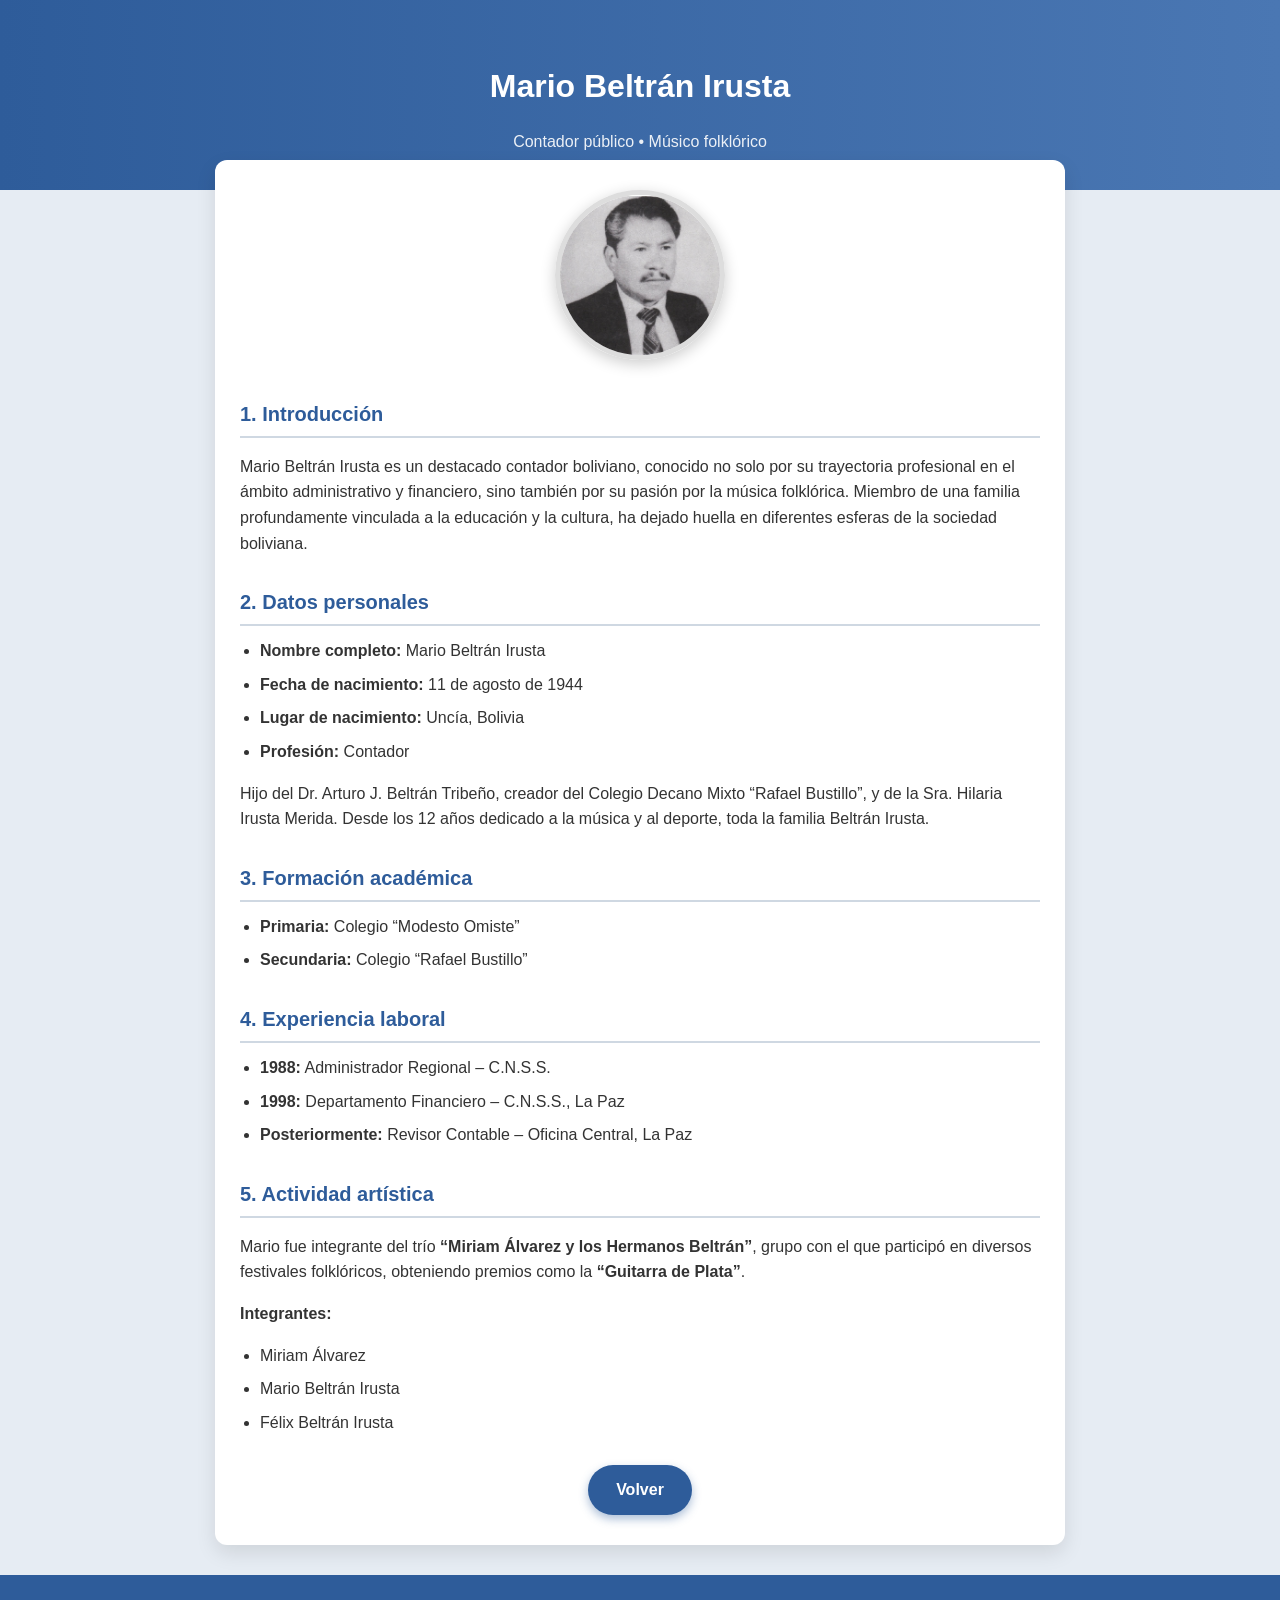
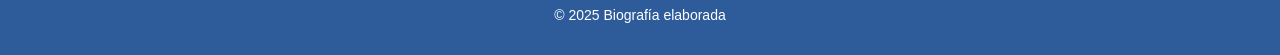
<file: biografia1.html>
<!DOCTYPE html>
<html lang="es">
<head>
  <meta charset="UTF-8" />
  <meta name="viewport" content="width=device-width, initial-scale=1.0"/>
  <title>Biografía de Mario Beltrán Irusta</title>
  <link rel="stylesheet" href="styles.css" />
</head>
<body>

  <header class="encabezado">
    <h1>Mario Beltrán Irusta</h1>
    <p class="subtitulo">Contador público • Músico folklórico </p>
  </header>

  <main class="contenedor-biografia">

    <div class="foto-container">
      <img src="imagenes/Three.jpeg" alt="Foto de Mario Beltrán Irusta" class="foto-perfil" />
    </div>

    <section>
      <h2>1. Introducción</h2>
      <p>
        Mario Beltrán Irusta es un destacado contador boliviano, conocido no solo por su trayectoria profesional en el ámbito administrativo y financiero, sino también por su pasión por la música folklórica. Miembro de una familia profundamente vinculada a la educación y la cultura, ha dejado huella en diferentes esferas de la sociedad boliviana.
      </p>
    </section>

    <section>
      <h2>2. Datos personales</h2>
      <ul>
        <li><strong>Nombre completo:</strong> Mario Beltrán Irusta</li>
        <li><strong>Fecha de nacimiento:</strong> 11 de agosto de 1944</li>
        <li><strong>Lugar de nacimiento:</strong> Uncía, Bolivia</li>
        <li><strong>Profesión:</strong> Contador</li>
 
      </ul>
      <p>
        Hijo del Dr. Arturo J. Beltrán Tribeño, creador del Colegio Decano Mixto “Rafael Bustillo”, y de la Sra. Hilaria Irusta Merida. Desde los 12 años dedicado a la música y al deporte, toda la familia Beltrán Irusta.
      </p>
    </section>

    <section>
      <h2>3. Formación académica</h2>
      <ul>
        <li><strong>Primaria:</strong> Colegio “Modesto Omiste”</li>
        <li><strong>Secundaria:</strong> Colegio “Rafael Bustillo”</li>
      </ul>
    </section>

    <section>
      <h2>4. Experiencia laboral</h2>
      <ul>
        <li><strong>1988:</strong> Administrador Regional – C.N.S.S.</li>
        <li><strong>1998:</strong> Departamento Financiero – C.N.S.S., La Paz</li>
        <li><strong>Posteriormente:</strong> Revisor Contable – Oficina Central, La Paz</li>
      </ul>
    </section>

    <section>
      <h2>5. Actividad artística</h2>
      <p>
        Mario fue integrante del trío <strong>“Miriam Álvarez y los Hermanos Beltrán”</strong>, grupo con el que participó en diversos festivales folklóricos, obteniendo premios como la <strong>“Guitarra de Plata”</strong>.
      </p>
      <p><strong>Integrantes:</strong></p>
      <ul>
        <li>Miriam Álvarez</li>
        <li>Mario Beltrán Irusta</li>
        <li>Félix Beltrán Irusta</li>
      </ul>
    </section>

    <div class="boton-container">
      <a href="index.html" class="btn">Volver</a>
    </div>

  </main>

  <footer class="pie">
    <p>© 2025 Biografía elaborada </p>
  </footer>

</body>
</html>
</file>
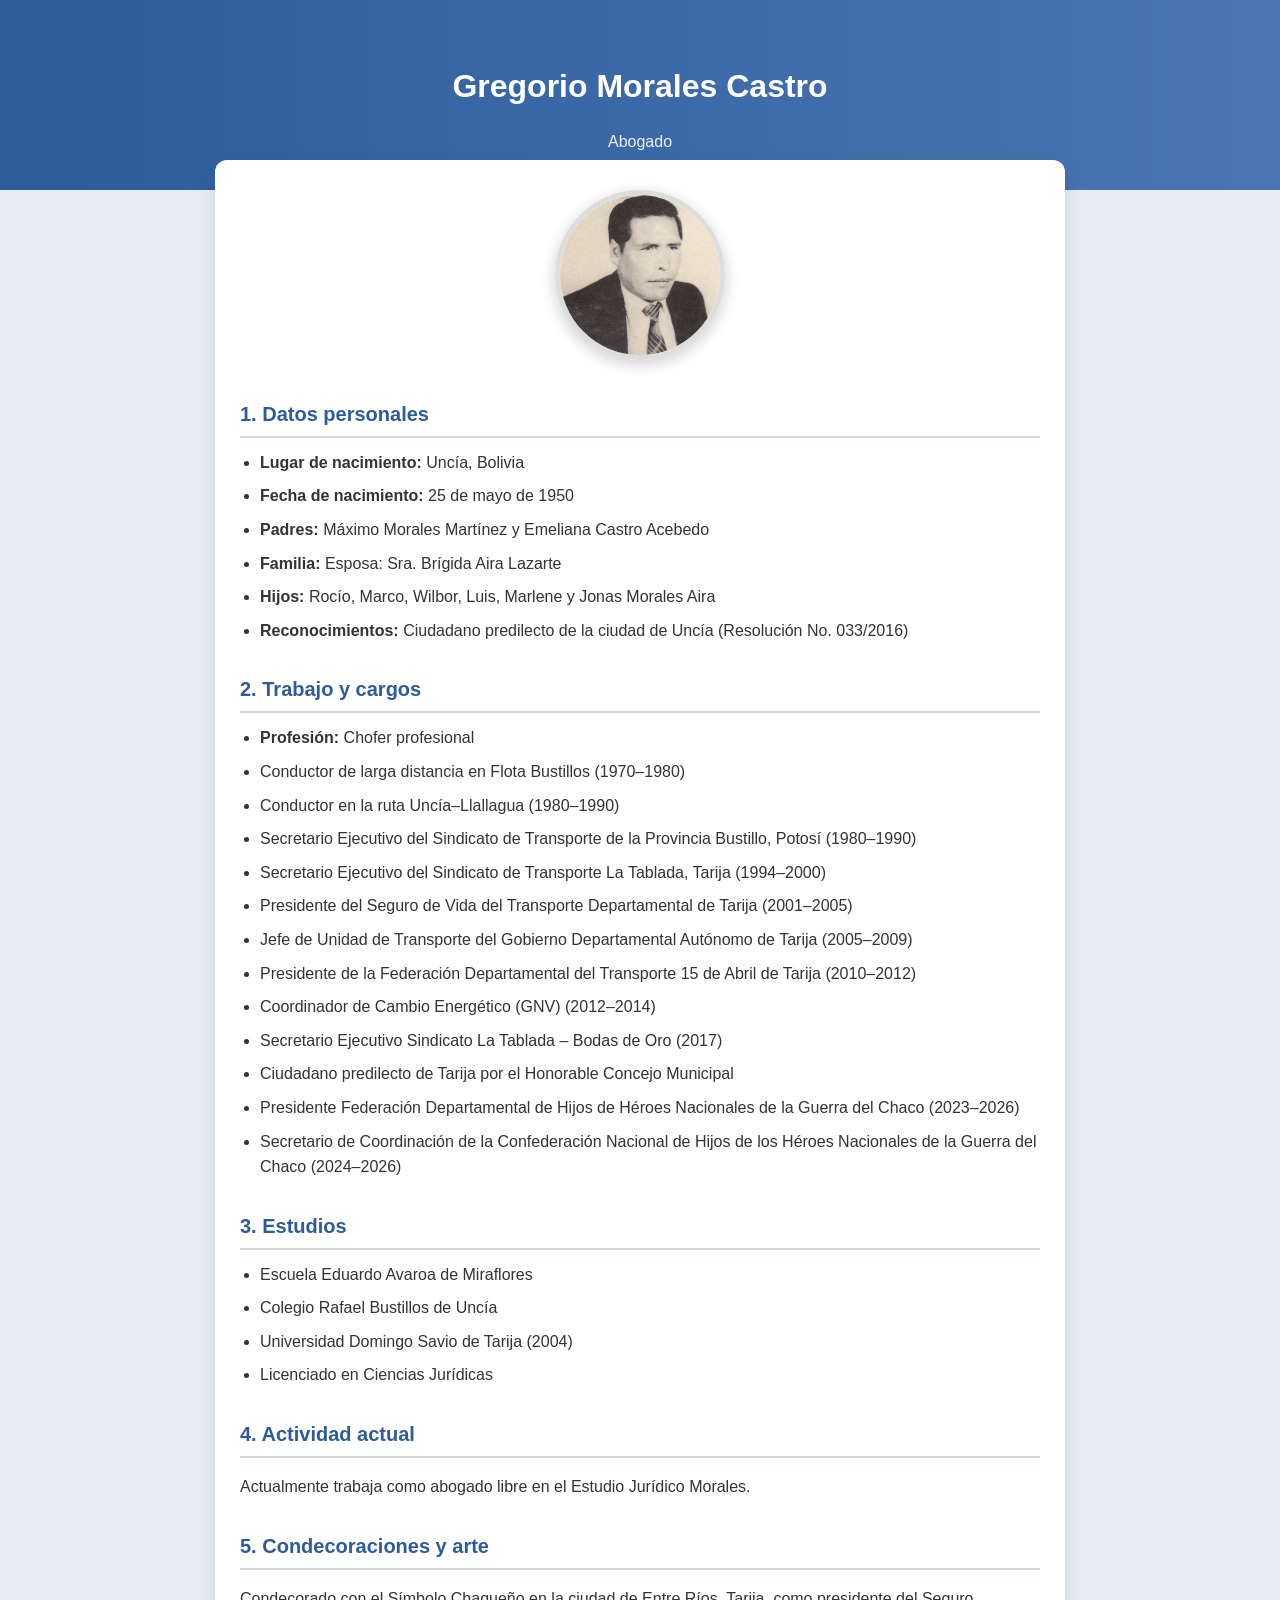
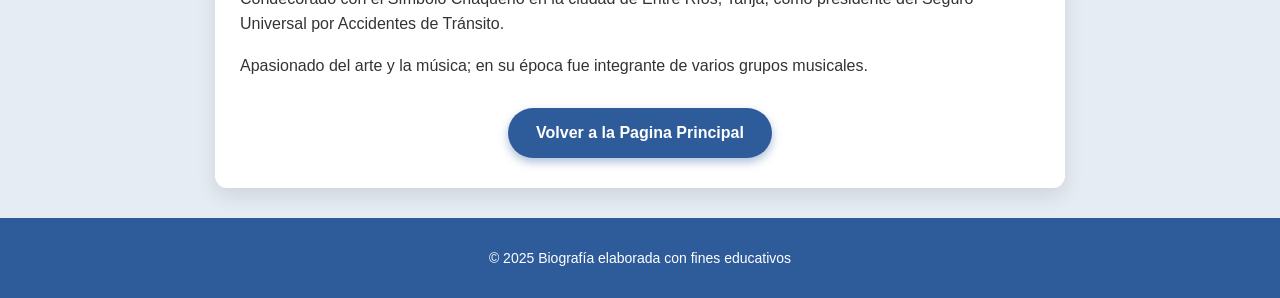
<file: GregorioMorales.html>
<!DOCTYPE html>
<html lang="es">
<head>
  <meta charset="UTF-8" />
  <meta name="viewport" content="width=device-width, initial-scale=1" />
  <title>Biografía de Gregorio Morales Castro</title>
  <link rel="stylesheet" href="styles.css" />
</head>
<body>

  <header class="encabezado">
    <h1>Gregorio Morales Castro</h1>
    <p class="subtitulo">Abogado </p>
  </header>

  <main class="contenedor-biografia">

    <div class="foto-container">
      <img src="imagenes/Two.jpeg" alt="Foto de Gregorio Morales Castro" class="foto-perfil" />
    </div>

    <section>
      <h2>1. Datos personales</h2>
      <ul>
        <li><strong>Lugar de nacimiento:</strong> Uncía, Bolivia</li>
        <li><strong>Fecha de nacimiento:</strong> 25 de mayo de 1950</li>
        <li><strong>Padres:</strong> Máximo Morales Martínez y Emeliana Castro Acebedo</li>
        <li><strong>Familia:</strong> Esposa: Sra. Brígida Aira Lazarte</li>
        <li><strong>Hijos:</strong> Rocío, Marco, Wilbor, Luis, Marlene y Jonas Morales Aira</li>
        <li><strong>Reconocimientos:</strong> Ciudadano predilecto de la ciudad de Uncía (Resolución No. 033/2016)</li>
      </ul>
    </section>

    <section>
      <h2>2. Trabajo y cargos</h2>
      <ul>
        <li><strong>Profesión:</strong> Chofer profesional</li>
        <li>Conductor de larga distancia en Flota Bustillos (1970–1980)</li>
        <li>Conductor en la ruta Uncía–Llallagua (1980–1990)</li>
        <li>Secretario Ejecutivo del Sindicato de Transporte de la Provincia Bustillo, Potosí (1980–1990)</li>
        <li>Secretario Ejecutivo del Sindicato de Transporte La Tablada, Tarija (1994–2000)</li>
        <li>Presidente del Seguro de Vida del Transporte Departamental de Tarija (2001–2005)</li>
        <li>Jefe de Unidad de Transporte del Gobierno Departamental Autónomo de Tarija (2005–2009)</li>
        <li>Presidente de la Federación Departamental del Transporte 15 de Abril de Tarija (2010–2012)</li>
        <li>Coordinador de Cambio Energético (GNV) (2012–2014)</li>
        <li>Secretario Ejecutivo Sindicato La Tablada – Bodas de Oro (2017)</li>
        <li>Ciudadano predilecto de Tarija por el Honorable Concejo Municipal</li>
        <li>Presidente Federación Departamental de Hijos de Héroes Nacionales de la Guerra del Chaco (2023–2026)</li>
        <li>Secretario de Coordinación de la Confederación Nacional de Hijos de los Héroes Nacionales de la Guerra del Chaco (2024–2026)</li>
      </ul>
    </section>

    <section>
      <h2>3. Estudios</h2>
      <ul>
        <li>Escuela Eduardo Avaroa de Miraflores</li>
        <li>Colegio Rafael Bustillos de Uncía</li>
        <li>Universidad Domingo Savio de Tarija (2004)</li>
        <li>Licenciado en Ciencias Jurídicas</li>
      </ul>
    </section>

    <section>
      <h2>4. Actividad actual</h2>
      <p>
        Actualmente trabaja como abogado libre en el Estudio Jurídico Morales.
      </p>
    </section>

    <section>
      <h2>5. Condecoraciones y arte</h2>
      <p>
        Condecorado con el Símbolo Chaqueño en la ciudad de Entre Ríos, Tarija, como presidente del Seguro Universal por Accidentes de Tránsito.
      </p>
      <p>
        Apasionado del arte y la música; en su época fue integrante de varios grupos musicales.
      </p>
    </section>

    <div class="boton-container">
      <a href="index.html" class="btn">Volver a la Pagina Principal</a>
    </div>

  </main>

  <footer class="pie">
    <p>© 2025 Biografía elaborada con fines educativos</p>
  </footer>

</body>
</html>
</file>
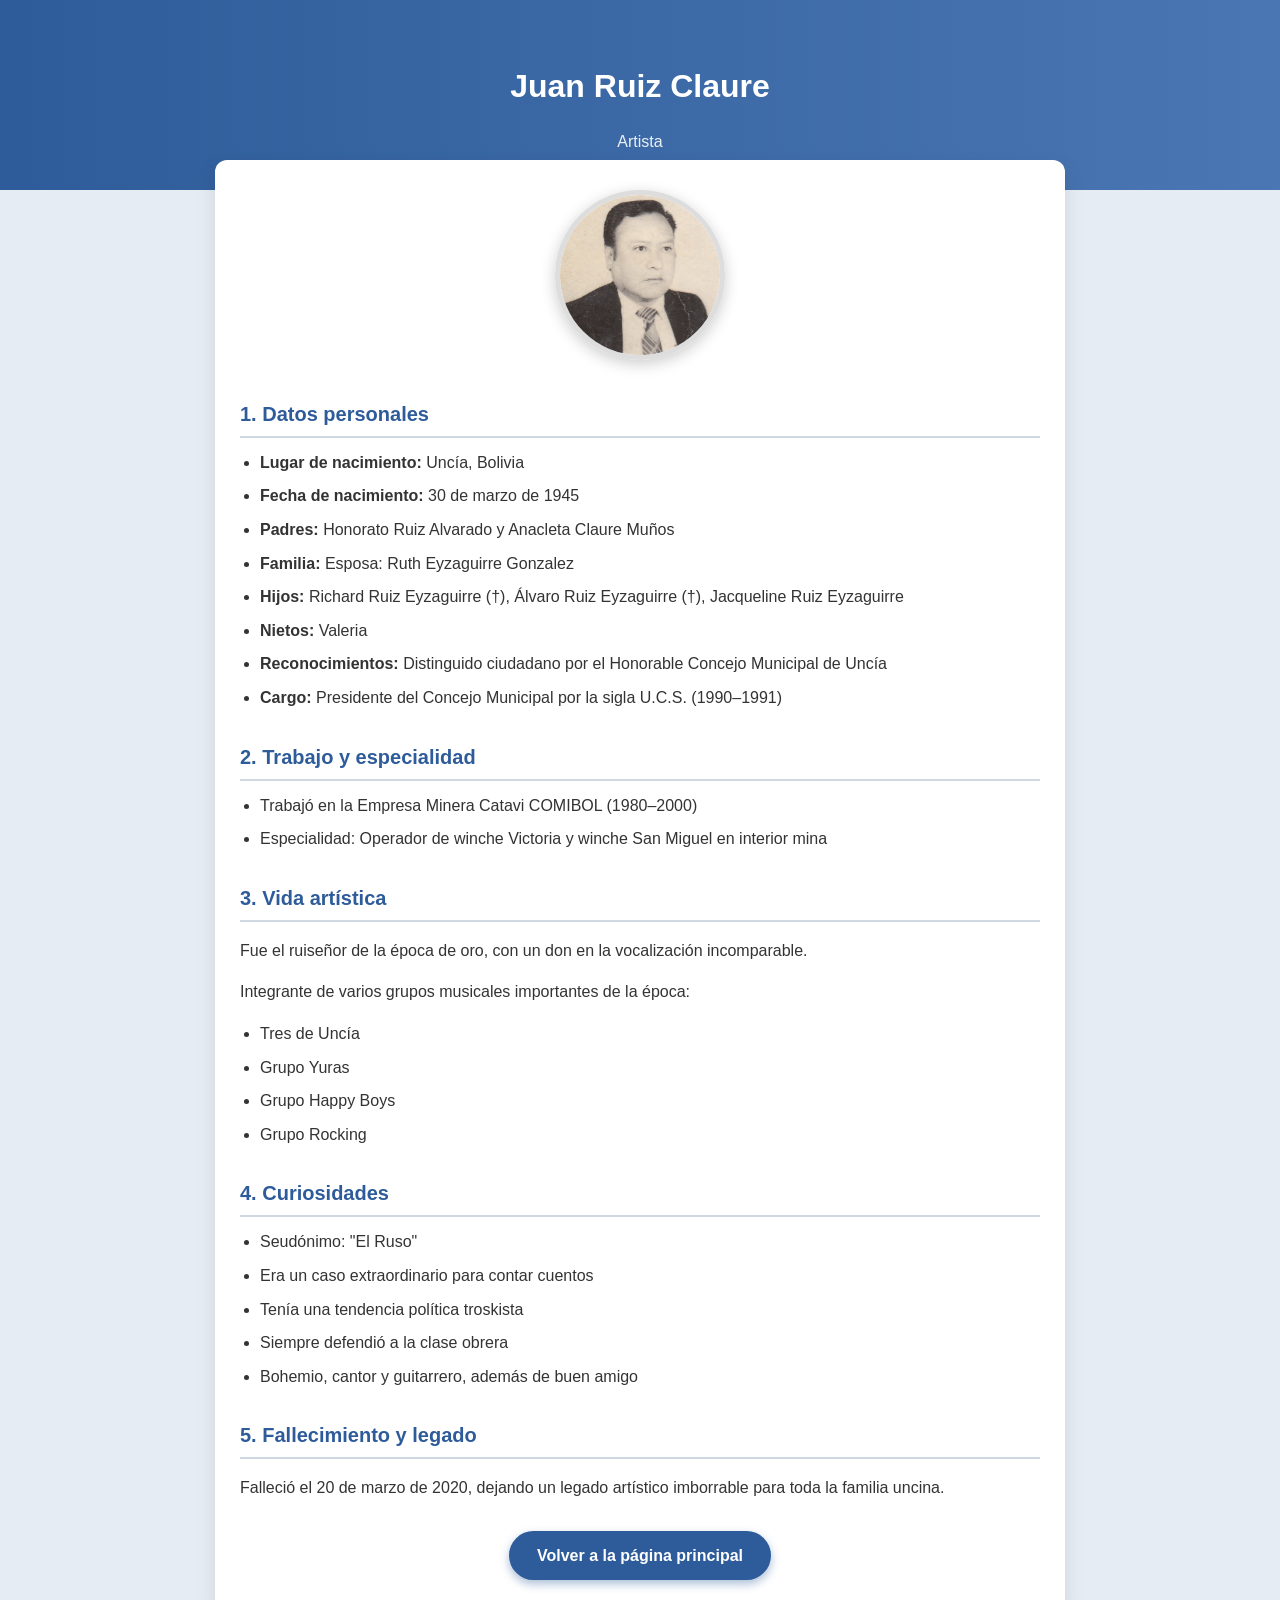
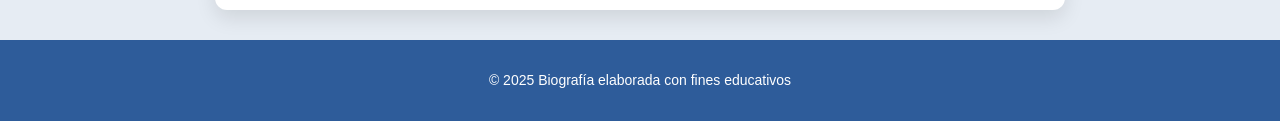
<file: JuanRuiz.html>
<!DOCTYPE html>
<html lang="es">
<head>
  <meta charset="UTF-8" />
  <meta name="viewport" content="width=device-width, initial-scale=1" />
  <title>Biografía de Juan Ruiz Claure</title>
  <link rel="stylesheet" href="styles.css" />
</head>
<body>

  <header class="encabezado">
    <h1>Juan Ruiz Claure</h1>
    <p class="subtitulo">Artista</p>
  </header>

  <main class="contenedor-biografia">

    <div class="foto-container">
      <img src="imagenes/One.jpeg" alt="Foto de Juan Ruiz Claure" class="foto-perfil" />
    </div>

    <section>
      <h2>1. Datos personales</h2>
      <ul>
        <li><strong>Lugar de nacimiento:</strong> Uncía, Bolivia</li>
        <li><strong>Fecha de nacimiento:</strong> 30 de marzo de 1945</li>
        <li><strong>Padres:</strong> Honorato Ruiz Alvarado y Anacleta Claure Muños</li>
        <li><strong>Familia:</strong> Esposa: Ruth Eyzaguirre Gonzalez</li>
        <li><strong>Hijos:</strong> Richard Ruiz Eyzaguirre (†), Álvaro Ruiz Eyzaguirre (†), Jacqueline Ruiz Eyzaguirre</li>
        <li><strong>Nietos:</strong> Valeria</li>
        <li><strong>Reconocimientos:</strong> Distinguido ciudadano por el Honorable Concejo Municipal de Uncía</li>
        <li><strong>Cargo:</strong> Presidente del Concejo Municipal por la sigla U.C.S. (1990–1991)</li>
      </ul>
    </section>

    <section>
      <h2>2. Trabajo y especialidad</h2>
      <ul>
        <li>Trabajó en la Empresa Minera Catavi COMIBOL (1980–2000)</li>
        <li>Especialidad: Operador de winche Victoria y winche San Miguel en interior mina</li>
      </ul>
    </section>

    <section>
      <h2>3. Vida artística</h2>
      <p>
        Fue el ruiseñor de la época de oro, con un don en la vocalización incomparable.
      </p>
      <p>Integrante de varios grupos musicales importantes de la época:</p>
      <ul>
        <li>Tres de Uncía</li>
        <li>Grupo Yuras</li>
        <li>Grupo Happy Boys</li>
        <li>Grupo Rocking</li>
      </ul>
    </section>

    <section>
      <h2>4. Curiosidades</h2>
      <ul>
        <li>Seudónimo: "El Ruso"</li>
        <li>Era un caso extraordinario para contar cuentos</li>
        <li>Tenía una tendencia política troskista</li>
        <li>Siempre defendió a la clase obrera</li>
        <li>Bohemio, cantor y guitarrero, además de buen amigo</li>
      </ul>
    </section>

    <section>
      <h2>5. Fallecimiento y legado</h2>
      <p>Falleció el 20 de marzo de 2020, dejando un legado artístico imborrable para toda la familia uncina.</p>
    </section>

    <div class="boton-container">
      <a href="index.html" class="btn">Volver a la página principal</a>
    </div>

  </main>

  <footer class="pie">
    <p>© 2025 Biografía elaborada con fines educativos</p>
  </footer>

</body>
</html>
</file>
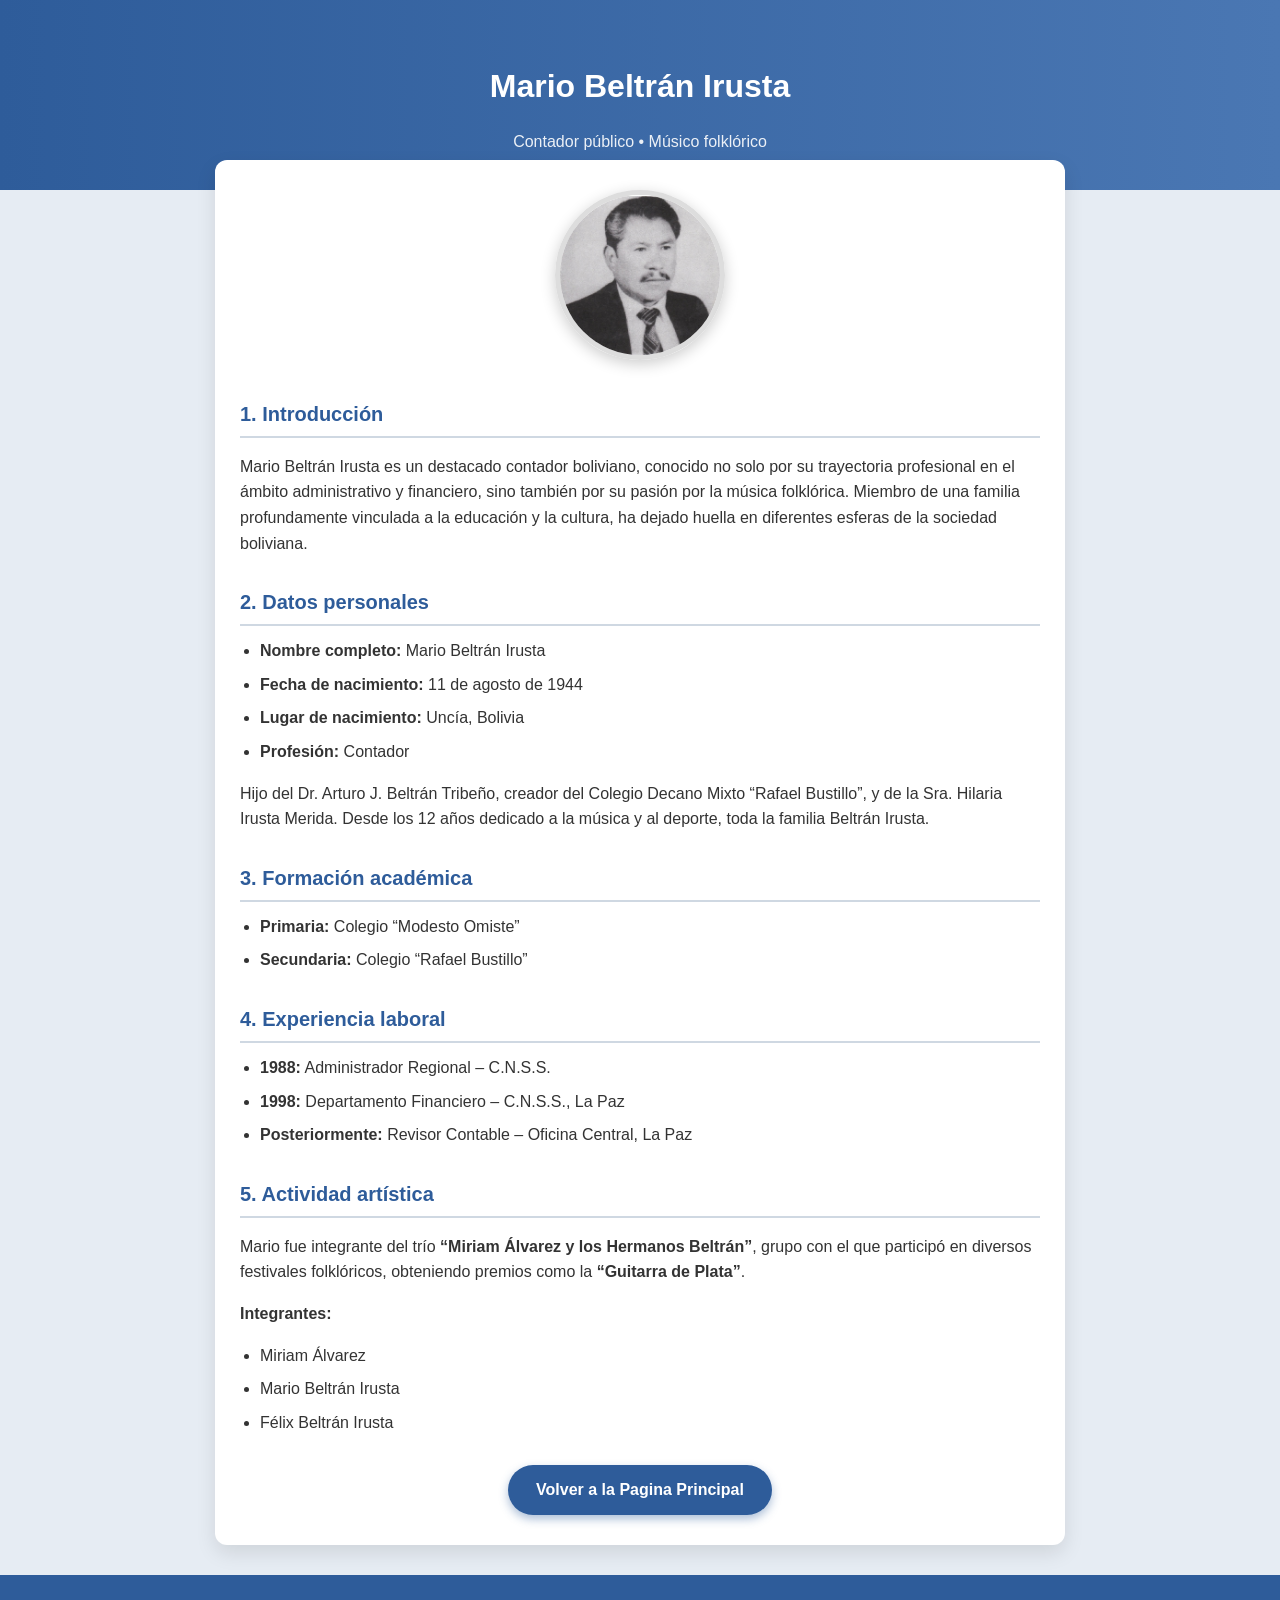
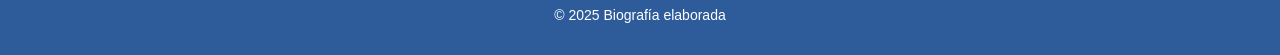
<file: MarioBeltran.html>
<!DOCTYPE html>
<html lang="es">
<head>
  <meta charset="UTF-8" />
  <meta name="viewport" content="width=device-width, initial-scale=1.0"/>
  <title>Biografía de Mario Beltrán Irusta</title>
  <link rel="stylesheet" href="styles.css" />
</head>
<body>

  <header class="encabezado">
    <h1>Mario Beltrán Irusta</h1>
    <p class="subtitulo">Contador público • Músico folklórico </p>
  </header>

  <main class="contenedor-biografia">

    <div class="foto-container">
      <img src="imagenes/Three.jpeg" alt="Foto de Mario Beltrán Irusta" class="foto-perfil" />
    </div>

    <section>
      <h2>1. Introducción</h2>
      <p>
        Mario Beltrán Irusta es un destacado contador boliviano, conocido no solo por su trayectoria profesional en el ámbito administrativo y financiero, sino también por su pasión por la música folklórica. Miembro de una familia profundamente vinculada a la educación y la cultura, ha dejado huella en diferentes esferas de la sociedad boliviana.
      </p>
    </section>

    <section>
      <h2>2. Datos personales</h2>
      <ul>
        <li><strong>Nombre completo:</strong> Mario Beltrán Irusta</li>
        <li><strong>Fecha de nacimiento:</strong> 11 de agosto de 1944</li>
        <li><strong>Lugar de nacimiento:</strong> Uncía, Bolivia</li>
        <li><strong>Profesión:</strong> Contador</li>
 
      </ul>
      <p>
        Hijo del Dr. Arturo J. Beltrán Tribeño, creador del Colegio Decano Mixto “Rafael Bustillo”, y de la Sra. Hilaria Irusta Merida. Desde los 12 años dedicado a la música y al deporte, toda la familia Beltrán Irusta.
      </p>
    </section>

    <section>
      <h2>3. Formación académica</h2>
      <ul>
        <li><strong>Primaria:</strong> Colegio “Modesto Omiste”</li>
        <li><strong>Secundaria:</strong> Colegio “Rafael Bustillo”</li>
      </ul>
    </section>

    <section>
      <h2>4. Experiencia laboral</h2>
      <ul>
        <li><strong>1988:</strong> Administrador Regional – C.N.S.S.</li>
        <li><strong>1998:</strong> Departamento Financiero – C.N.S.S., La Paz</li>
        <li><strong>Posteriormente:</strong> Revisor Contable – Oficina Central, La Paz</li>
      </ul>
    </section>

    <section>
      <h2>5. Actividad artística</h2>
      <p>
        Mario fue integrante del trío <strong>“Miriam Álvarez y los Hermanos Beltrán”</strong>, grupo con el que participó en diversos festivales folklóricos, obteniendo premios como la <strong>“Guitarra de Plata”</strong>.
      </p>
      <p><strong>Integrantes:</strong></p>
      <ul>
        <li>Miriam Álvarez</li>
        <li>Mario Beltrán Irusta</li>
        <li>Félix Beltrán Irusta</li>
      </ul>
    </section>

    <div class="boton-container">
      <a href="index.html" class="btn">Volver a la Pagina Principal</a>
    </div>

  </main>

  <footer class="pie">
    <p>© 2025 Biografía elaborada </p>
  </footer>

</body>
</html>
</file>
<file: styles.css>
/* Fuente y cuerpo */
body {
  font-family: 'Segoe UI', Tahoma, Geneva, Verdana, sans-serif;
  margin: 0;
  background-color: #e6ecf3;
  color: #333;
  line-height: 1.6;
}

/* Encabezado */
.encabezado {
  background: linear-gradient(to right, #2e5c9a, #4a77b3);
  color: white;
  text-align: center;
  padding: 40px 20px 20px;
}

.encabezado h1 {
  font-size: 32px;
  margin-bottom: 5px;
}

.subtitulo {
  font-size: 16px;
  opacity: 0.9;
}

/* Contenedor principal */
.contenedor-biografia {
  max-width: 800px;
  margin: -30px auto 30px;
  padding: 30px 25px;
  background-color: white;
  border-radius: 12px;
  box-shadow: 0 8px 20px rgba(0, 0, 0, 0.1);
  z-index: 1;
  position: relative;
}

/* Foto */
.foto-container {
  text-align: center;
  margin-bottom: 25px;
}

.foto-perfil {
  width: 160px;
  height: 160px;
  object-fit: cover;
  border-radius: 50%;
  border: 5px solid #ddd;
  box-shadow: 0 4px 15px rgba(0, 0, 0, 0.2);
}

/* Secciones */
section {
  margin-top: 30px;
}

h2 {
  color: #2e5c9a;
  font-size: 20px;
  border-bottom: 2px solid #cfd8e2;
  padding-bottom: 6px;
  margin-bottom: 12px;
}

ul {
  padding-left: 20px;
  margin-top: 10px;
}

ul li {
  margin-bottom: 8px;
}

/* Botón */
.boton-container {
  text-align: center;
  margin-top: 30px;
}

.btn {
  display: inline-block;
  background-color: #2e5c9a;
  color: white;
  padding: 12px 28px;
  border-radius: 25px;
  text-decoration: none;
  font-weight: 600;
  font-size: 16px;
  box-shadow: 0 4px 10px rgba(46, 92, 154, 0.4);
  transition: background-color 0.3s ease, box-shadow 0.3s ease;
}

.btn:hover {
  background-color: #1f3b57;
  box-shadow: 0 6px 15px rgba(31, 59, 87, 0.6);
}

/* Pie de página */
.pie {
  text-align: center;
  font-size: 14px;
  padding: 15px 10px;
  background-color: #2e5c9a;
  color: white;
}

/* Responsive */
@media (max-width: 600px) {
  .contenedor-biografia {
    padding: 25px 15px;
    margin: 0 10px 30px;
  }

  .encabezado h1 {
    font-size: 26px;
  }

  h2 {
    font-size: 18px;
  }

  .foto-perfil {
    width: 120px;
    height: 120px;
  }
}
</file>
